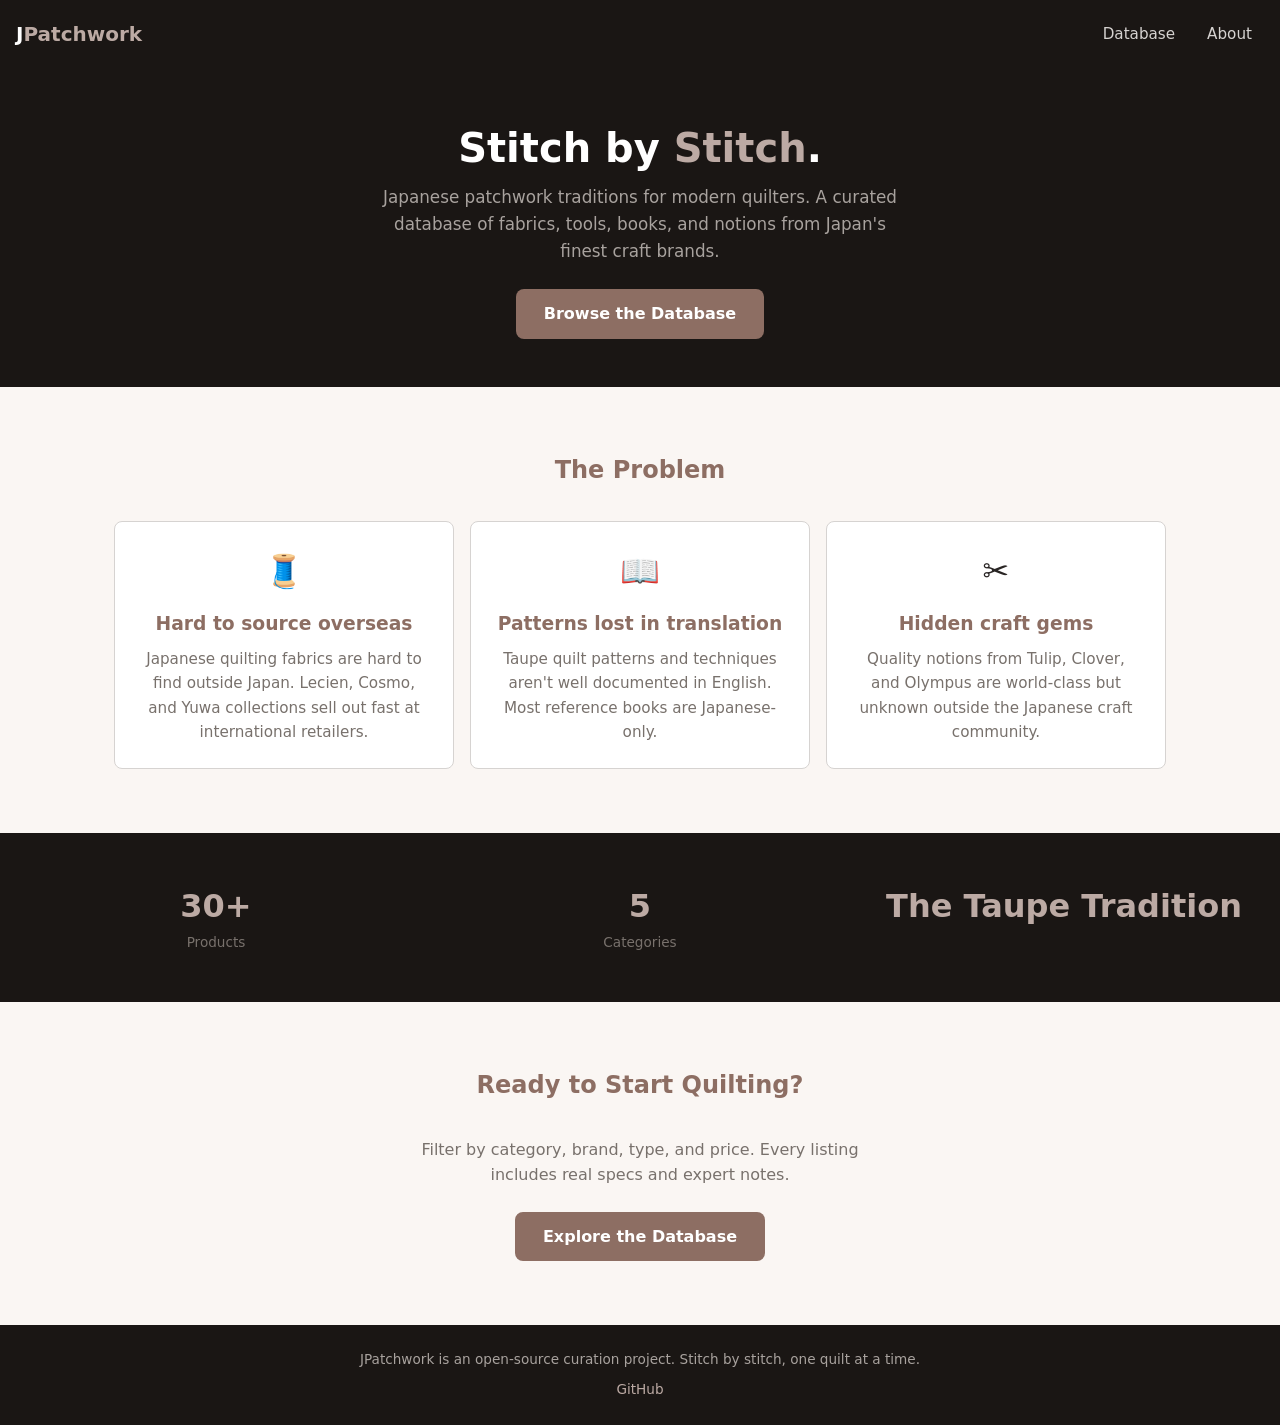
<file: index.html>
<!DOCTYPE html>
<html lang="en">
<head>
<meta charset="UTF-8">
<meta name="viewport" content="width=device-width,initial-scale=1">
<title>JPatchwork - Stitch by Stitch</title>
<meta name="description" content="A curated database of Japanese patchwork and quilting products for international quilters. Fabrics, tools, books, and notions from Japan's finest craft brands.">
<meta property="og:title" content="JPatchwork - Stitch by Stitch">
<meta property="og:description" content="Japanese patchwork traditions for modern quilters. Browse 30+ curated products from Lecien, Cosmo, Olympus, Clover, Tulip, and more.">
<meta property="og:type" content="website">
<meta property="og:url" content="https://humancronadmin.github.io/j-patchwork/">
<link rel="canonical" href="https://humancronadmin.github.io/j-patchwork/">
<link rel="icon" href="favicon.svg" type="image/svg+xml">
<link rel="stylesheet" href="css/style.css">
<script async src="https://www.googletagmanager.com/gtag/js?id=G-MXKH7PSKC2"></script>
<script>window.dataLayer=window.dataLayer||[];function gtag(){dataLayer.push(arguments);}gtag("js",new Date());gtag("config","G-MXKH7PSKC2");</script>
<script type="text/javascript">(function(c,l,a,r,i,t,y){c[a]=c[a]||function(){(c[a].q=c[a].q||[]).push(arguments)};t=l.createElement(r);t.async=1;t.src="https://www.clarity.ms/tag/"+i;y=l.getElementsByTagName(r)[0];y.parentNode.insertBefore(t,y);})(window, document, "clarity", "script", "wa1jxs6bmh");</script>

<script type="application/ld+json">{"@context":"https://schema.org","@type":"WebSite","name":"JPatchwork","url":"https://humancronadmin.github.io/j-patchwork/","description":"JPatchwork - Japanese patchwork, quilting fabric, taupe quilts, Yoko Saito, Japanese quilting patterns, sashiko","inLanguage":"en","potentialAction":{"@type":"SearchAction","target":{"@type":"EntryPoint","urlTemplate":"https://humancronadmin.github.io/j-patchwork/?q={search_term_string}"},"query-input":"required name=search_term_string"}}</script>
<script type="application/ld+json">{"@context":"https://schema.org","@type":"CollectionPage","name":"JPatchwork","url":"https://humancronadmin.github.io/j-patchwork/","description":"JPatchwork - Japanese patchwork, quilting fabric, taupe quilts, Yoko Saito, Japanese quilting patterns, sashiko","about":{"@type":"Thing","name":"Japanese patchwork"},"audience":{"@type":"Audience","audienceType":"quilters worldwide interested in Japanese patchwork techniques and fabrics"},"isAccessibleForFree":true,"inLanguage":"en"}</script>
<script type="application/ld+json">{"@context":"https://schema.org","@type":"BreadcrumbList","itemListElement":[{"@type":"ListItem","position":1,"name":"Home","item":"https://humancronadmin.github.io/j-patchwork/"}]}</script>
</head>
<body>
<nav class="nav">
  <a href="index.html" class="nav-brand">J<span>Patchwork</span></a>
  <div class="nav-links">
    <a href="database.html">Database</a>
    <a href="#about">About</a>
  </div>
</nav>
<section class="hero">
  <h1>Stitch by <em>Stitch</em>.</h1>
  <p>Japanese patchwork traditions for modern quilters. A curated database of fabrics, tools, books, and notions from Japan's finest craft brands.</p>
  <a href="database.html" class="btn btn-primary">Browse the Database</a>
</section>
<section class="section">
  <h2 class="section-title">The Problem</h2>
  <div class="problem-grid" id="problems"></div>
</section>
<section class="section" style="background:var(--dark);color:#FFF;max-width:none;padding:48px 16px">
  <div class="stats-row" id="stats"></div>
</section>
<section class="section" style="text-align:center">
  <h2 class="section-title">Ready to Start Quilting?</h2>
  <p style="color:var(--muted);margin-bottom:24px;max-width:480px;margin-left:auto;margin-right:auto">Filter by category, brand, type, and price. Every listing includes real specs and expert notes.</p>
  <a href="database.html" class="btn btn-primary">Explore the Database</a>
</section>
<footer class="footer" id="about">
  <p>JPatchwork is an open-source curation project. Stitch by stitch, one quilt at a time.</p>
  <p style="margin-top:8px"><a href="https://github.com/humancronadmin">GitHub</a></p>
</footer>
<script>
const problems=[
  {icon:"\u{1F9F5}",title:"Hard to source overseas",desc:"Japanese quilting fabrics are hard to find outside Japan. Lecien, Cosmo, and Yuwa collections sell out fast at international retailers."},
  {icon:"\u{1F4D6}",title:"Patterns lost in translation",desc:"Taupe quilt patterns and techniques aren't well documented in English. Most reference books are Japanese-only."},
  {icon:"\u{2702}\uFE0F",title:"Hidden craft gems",desc:"Quality notions from Tulip, Clover, and Olympus are world-class but unknown outside the Japanese craft community."}
];
const stats=[
  {num:"30+",label:"Products"},
  {num:"5",label:"Categories"},
  {num:"The Taupe Tradition",label:""}
];
document.getElementById("problems").innerHTML=problems.map(p=>`<div class="problem-card"><div class="icon">${p.icon}</div><h3>${p.title}</h3><p>${p.desc}</p></div>`).join("");
document.getElementById("stats").innerHTML=stats.map(s=>`<div class="stat"><div class="num">${s.num}</div><div class="label">${s.label}</div></div>`).join("");
</script>
</body>
</html>
</file>
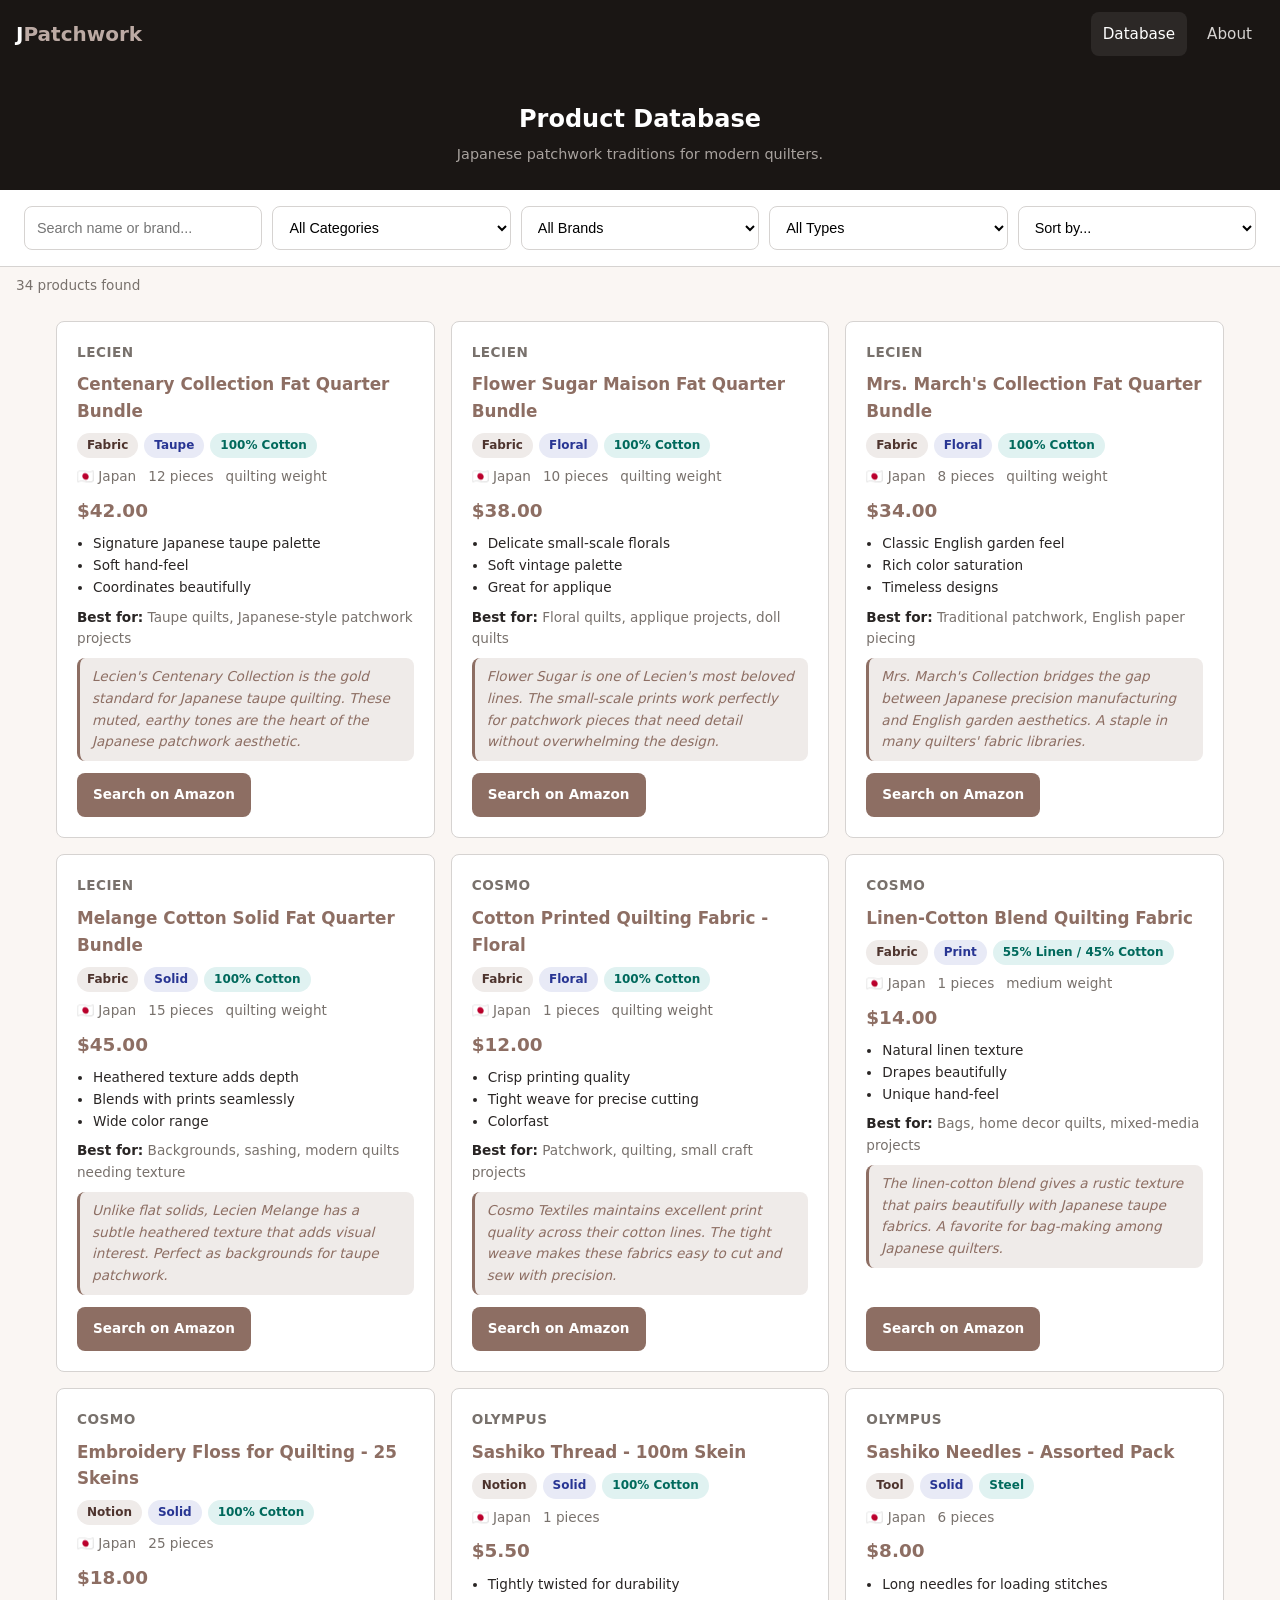
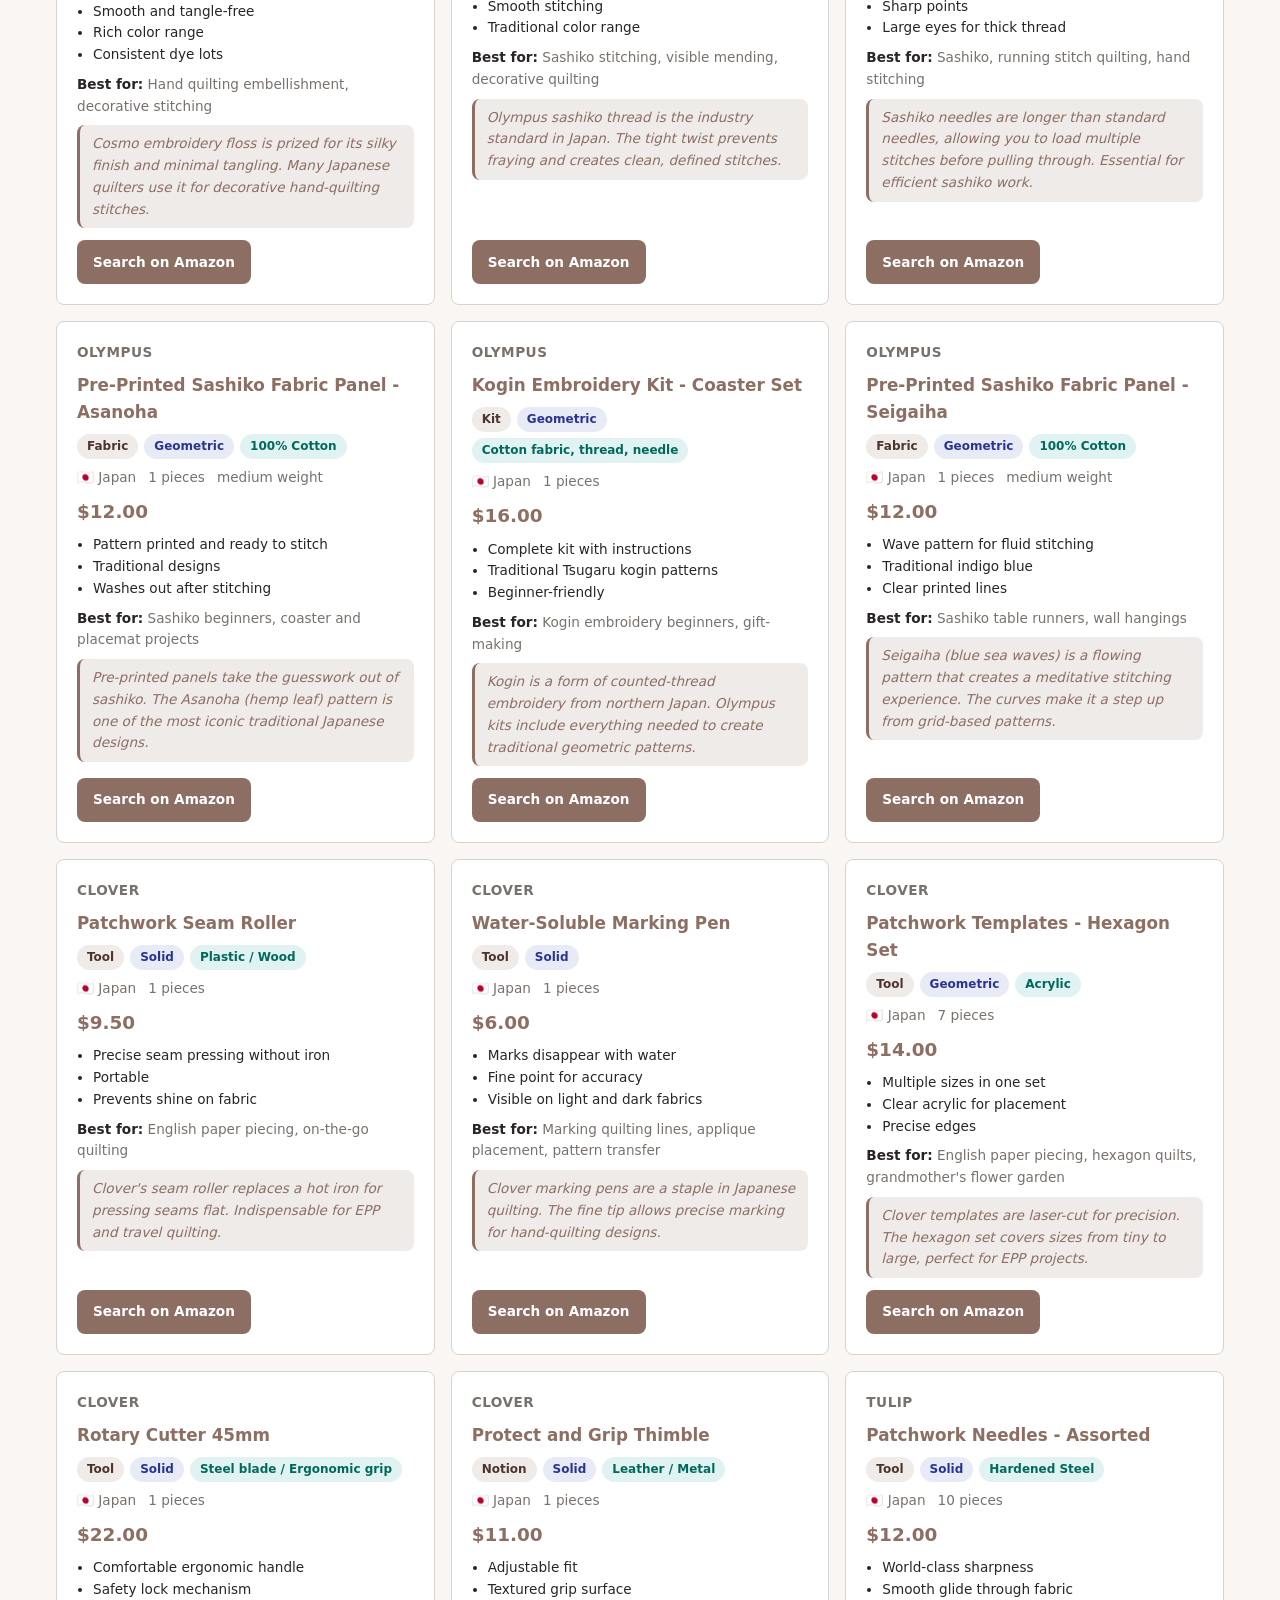
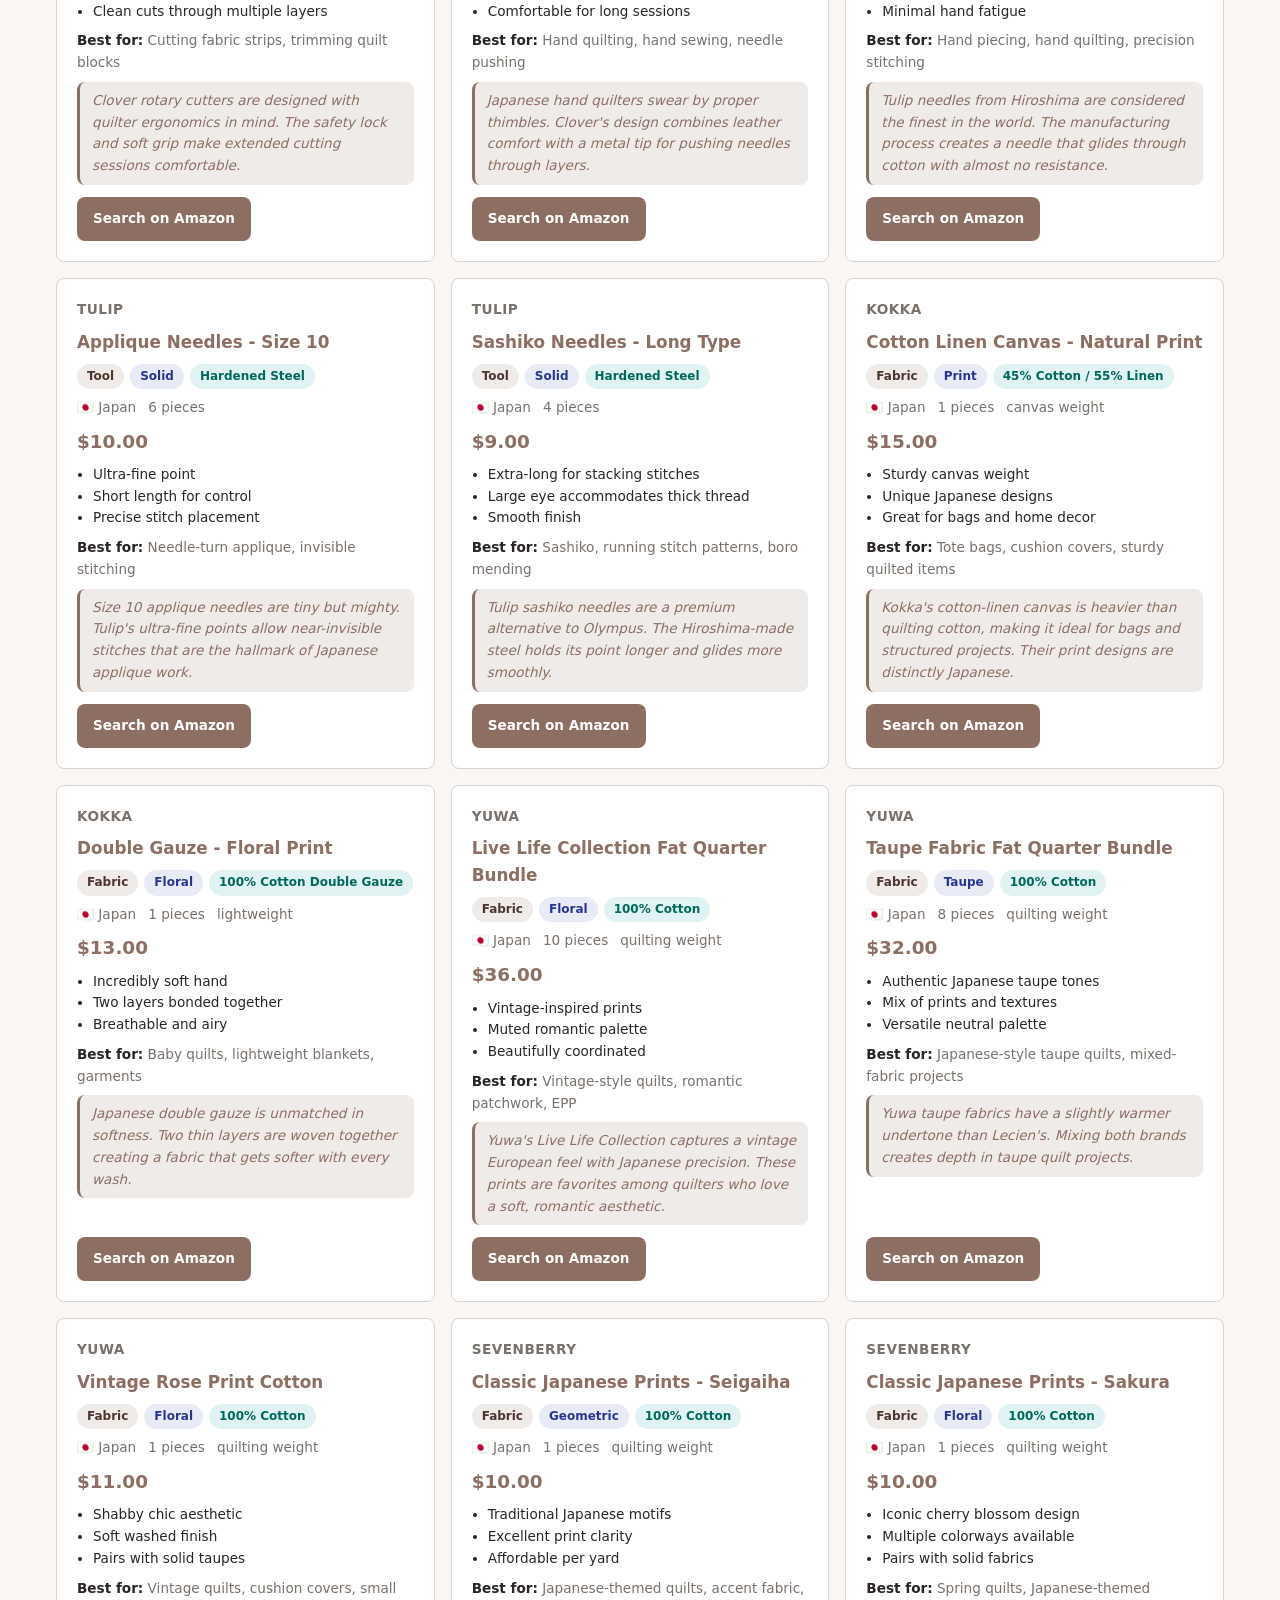
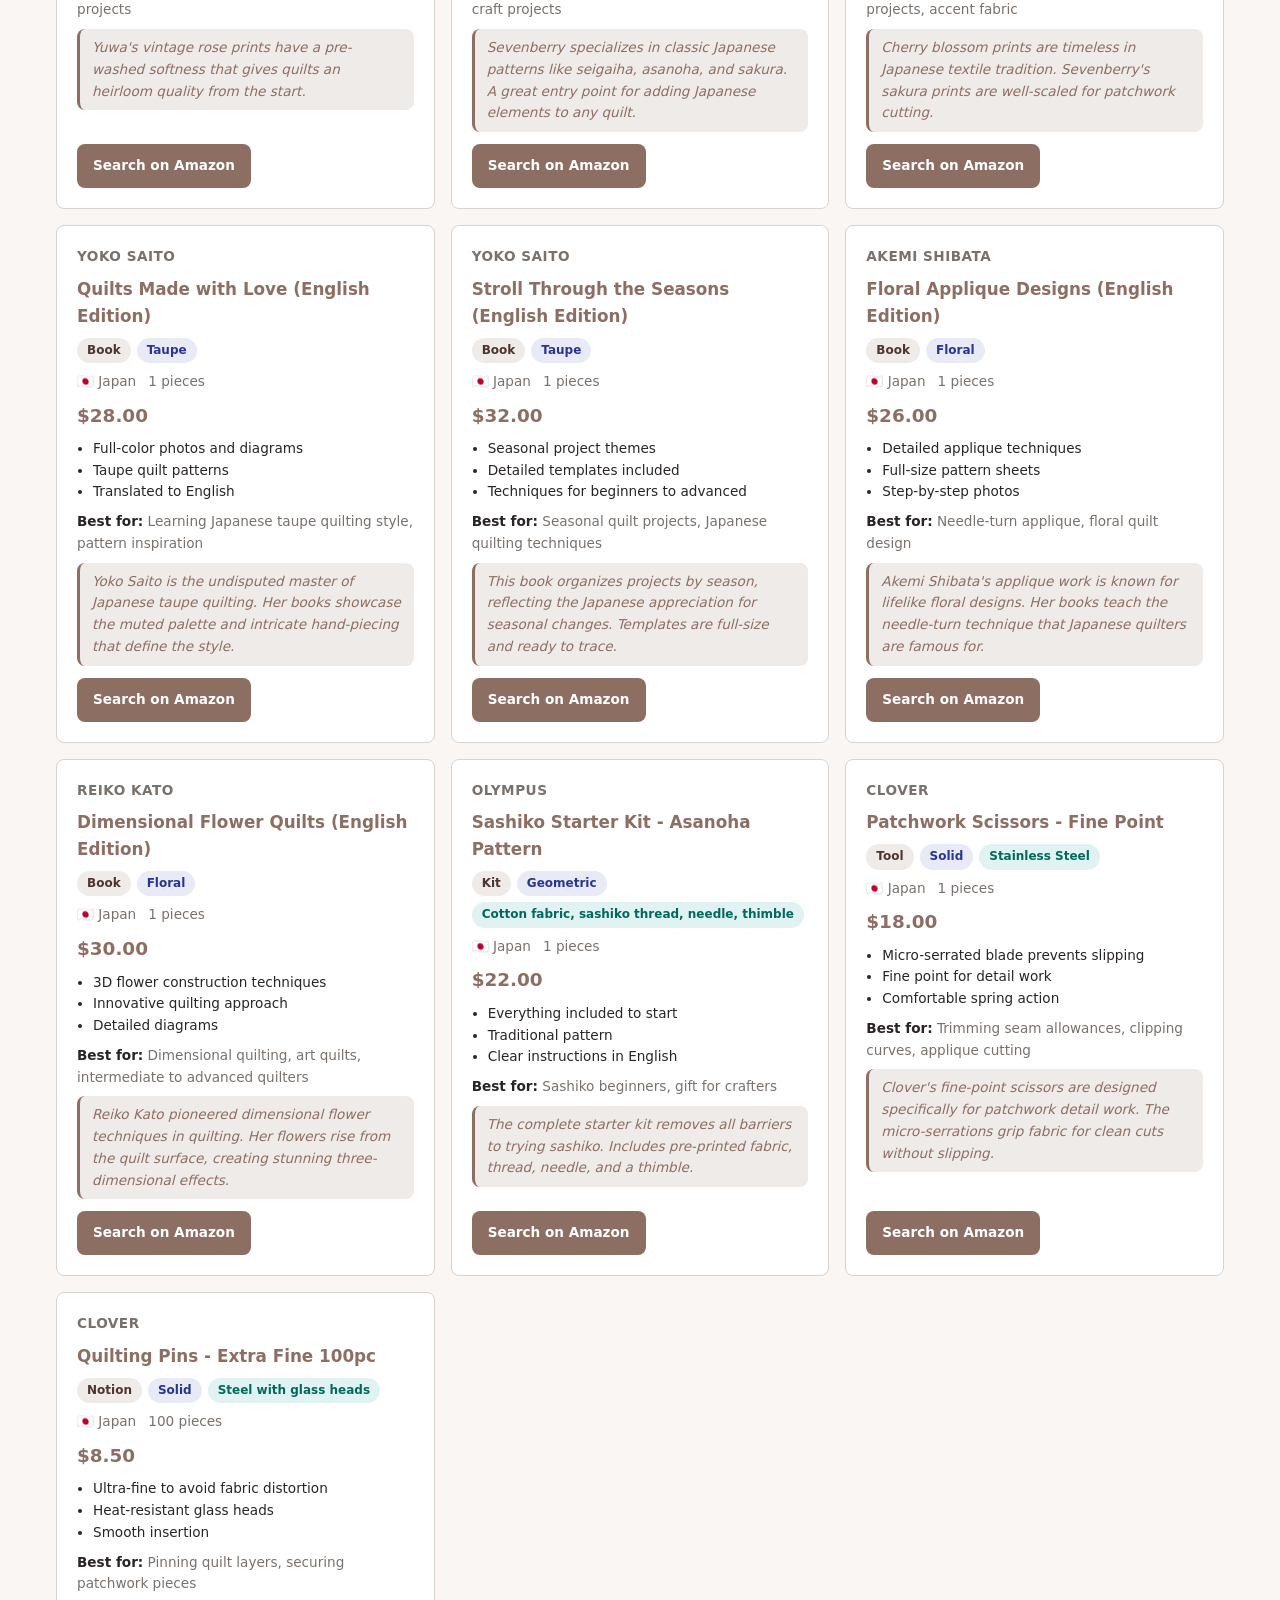
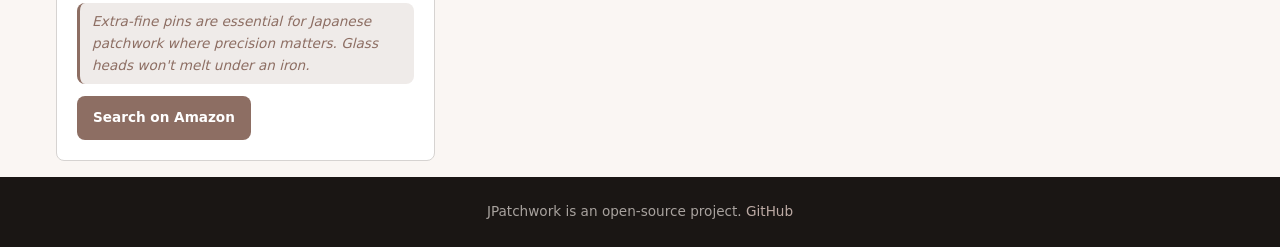
<file: database.html>
<!DOCTYPE html>
<html lang="en">
<head>
<meta charset="UTF-8">
<meta name="viewport" content="width=device-width,initial-scale=1">
<title>Database - JPatchwork</title>
<meta name="description" content="Browse and filter 30+ Japanese patchwork and quilting products. Compare fabrics, tools, books, and notions from top Japanese craft brands.">
<meta property="og:title" content="JPatchwork - Product Database">
<meta property="og:description" content="Browse and filter 30+ Japanese patchwork products by category, brand, type, and price.">
<meta property="og:type" content="website">
<meta property="og:url" content="https://humancronadmin.github.io/j-patchwork/database.html">
<link rel="canonical" href="https://humancronadmin.github.io/j-patchwork/database.html">
<link rel="icon" href="favicon.svg" type="image/svg+xml">
<link rel="stylesheet" href="css/style.css">
<script async src="https://www.googletagmanager.com/gtag/js?id=G-MXKH7PSKC2"></script>
<script>window.dataLayer=window.dataLayer||[];function gtag(){dataLayer.push(arguments);}gtag("js",new Date());gtag("config","G-MXKH7PSKC2");</script>
<script type="text/javascript">(function(c,l,a,r,i,t,y){c[a]=c[a]||function(){(c[a].q=c[a].q||[]).push(arguments)};t=l.createElement(r);t.async=1;t.src="https://www.clarity.ms/tag/"+i;y=l.getElementsByTagName(r)[0];y.parentNode.insertBefore(t,y);})(window, document, "clarity", "script", "wa1jxs6bmh");</script>
</head>
<body>
<nav class="nav">
  <a href="index.html" class="nav-brand">J<span>Patchwork</span></a>
  <div class="nav-links">
    <a href="database.html" class="active">Database</a>
    <a href="index.html#about">About</a>
  </div>
</nav>
<div class="db-header">
  <h1>Product Database</h1>
  <p>Japanese patchwork traditions for modern quilters.</p>
</div>
<div class="filters">
  <input type="search" id="search" placeholder="Search name or brand...">
  <select id="category"><option value="">All Categories</option></select>
  <select id="brand"><option value="">All Brands</option></select>
  <select id="type"><option value="">All Types</option></select>
  <select id="sort">
    <option value="">Sort by...</option>
    <option value="price-asc">Price: Low to High</option>
    <option value="price-desc">Price: High to Low</option>
    <option value="name-asc">Name: A to Z</option>
  </select>
</div>
<div class="result-count" id="resultCount"></div>
<div class="product-grid" id="grid"></div>
<footer class="footer">
  <p>JPatchwork is an open-source project. <a href="https://github.com/humancronadmin">GitHub</a></p>
</footer>
<script src="js/database.js"></script>
</body>
</html>
</file>
<file: css/style.css>
*,*::before,*::after{box-sizing:border-box;margin:0;padding:0}
:root{--primary:#8D6E63;--accent:#BCAAA4;--dark:#1A1614;--light:#FAF6F3;--card:#FFFFFF;--text:#292524;--muted:#78716C;--border:#D6D3D1;--radius:8px}
body{font-family:'Segoe UI',system-ui,-apple-system,sans-serif;color:var(--text);background:var(--light);line-height:1.6}
a{color:var(--primary);text-decoration:none}
a:hover{color:var(--accent)}

/* NAV */
.nav{background:var(--dark);padding:12px 16px;display:flex;align-items:center;justify-content:space-between;position:sticky;top:0;z-index:100}
.nav-brand{color:#FFF;font-size:1.25rem;font-weight:700}
.nav-brand span{color:var(--accent)}
.nav-links{display:flex;gap:8px}
.nav-links a{color:#D6D3D1;font-size:.9rem;padding:10px 12px;min-height:44px;display:flex;align-items:center;border-radius:var(--radius)}
.nav-links a:hover,.nav-links a.active{color:#FFF;background:rgba(255,255,255,.08)}

/* HERO */
.hero{background:var(--dark);color:#FFF;padding:56px 16px 48px;text-align:center}
.hero h1{font-size:2rem;margin-bottom:12px;line-height:1.2}
.hero h1 em{color:var(--accent);font-style:normal}
.hero p{color:#A8A29E;font-size:1.05rem;max-width:520px;margin:0 auto 24px}
.btn{display:inline-flex;align-items:center;justify-content:center;min-height:44px;padding:12px 28px;border-radius:var(--radius);font-weight:600;font-size:1rem;cursor:pointer;border:none;transition:background .2s}
.btn-primary{background:var(--primary);color:#FFF}
.btn-primary:hover{background:#6D4C41;color:#FFF}

/* SECTIONS */
.section{padding:48px 16px;max-width:1100px;margin:0 auto}
.section-title{font-size:1.5rem;color:var(--primary);text-align:center;margin-bottom:32px}

/* PROBLEM CARDS */
.problem-grid{display:grid;gap:16px}
.problem-card{background:var(--card);border:1px solid var(--border);border-radius:var(--radius);padding:24px;text-align:center}
.problem-card .icon{font-size:2rem;margin-bottom:12px}
.problem-card h3{color:var(--primary);margin-bottom:8px}
.problem-card p{color:var(--muted);font-size:.95rem}

/* STATS */
.stats-row{display:flex;flex-wrap:wrap;justify-content:center;gap:24px;text-align:center}
.stat{flex:1;min-width:120px}
.stat .num{font-size:2rem;font-weight:700;color:var(--accent)}
.stat .label{font-size:.85rem;color:var(--muted)}

/* FOOTER */
.footer{background:var(--dark);color:#A8A29E;padding:24px 16px;text-align:center;font-size:.85rem}
.footer a{color:var(--accent)}

/* DATABASE PAGE */
.db-header{background:var(--dark);color:#FFF;padding:32px 16px 24px;text-align:center}
.db-header h1{font-size:1.5rem;margin-bottom:4px}
.db-header p{color:#A8A29E;font-size:.9rem}

.filters{background:var(--card);border-bottom:1px solid var(--border);padding:16px;display:flex;flex-wrap:wrap;gap:10px;position:sticky;top:52px;z-index:90}
.filters select,.filters input{min-height:44px;padding:8px 12px;border:1px solid var(--border);border-radius:var(--radius);font-size:.9rem;background:#FFF;flex:1;min-width:140px}
.filters input[type="search"]{min-width:200px}
.result-count{padding:8px 16px;font-size:.85rem;color:var(--muted)}

.product-grid{display:grid;gap:16px;padding:16px;max-width:1200px;margin:0 auto}
.product-card{background:var(--card);border:1px solid var(--border);border-radius:var(--radius);padding:20px;display:flex;flex-direction:column;gap:8px}
.product-card h3{font-size:1.05rem;color:var(--primary)}
.product-card .brand-label{font-size:.85rem;color:var(--muted);font-weight:600;text-transform:uppercase;letter-spacing:.5px}
.badges{display:flex;flex-wrap:wrap;gap:6px}
.badge{display:inline-block;padding:3px 10px;border-radius:20px;font-size:.75rem;font-weight:600}
.badge-cat{background:#EFEBE9;color:#4E342E}
.badge-type{background:#E8EAF6;color:#283593}
.badge-material{background:#E0F2F1;color:#00695C}
.product-meta{display:flex;flex-wrap:wrap;gap:12px;font-size:.85rem;color:var(--muted)}
.product-meta span{display:flex;align-items:center;gap:4px}
.product-price{font-size:1.15rem;font-weight:700;color:var(--primary)}
.product-pros{font-size:.85rem;color:var(--text)}
.product-pros li{margin-left:16px}
.product-best{font-size:.85rem;color:var(--muted)}
.product-best strong{color:var(--text)}
.expert-note{font-size:.85rem;font-style:italic;color:var(--primary);background:#EFEBE9;padding:8px 12px;border-radius:var(--radius);border-left:3px solid var(--primary)}
.product-link{margin-top:auto;padding-top:4px}
.product-link a{display:inline-flex;align-items:center;justify-content:center;min-height:44px;padding:8px 16px;background:var(--primary);color:#FFF;border-radius:var(--radius);font-size:.85rem;font-weight:600}
.product-link a:hover{background:#6D4C41;color:#FFF}

/* RESPONSIVE */
@media(min-width:480px){
  .hero h1{font-size:2.5rem}
  .problem-grid{grid-template-columns:repeat(3,1fr)}
  .product-grid{grid-template-columns:repeat(2,1fr)}
  .nav-links a{font-size:.95rem}
}
@media(min-width:768px){
  .product-grid{grid-template-columns:repeat(3,1fr)}
  .section{padding:64px 24px}
  .filters{padding:16px 24px}
}
</file>
